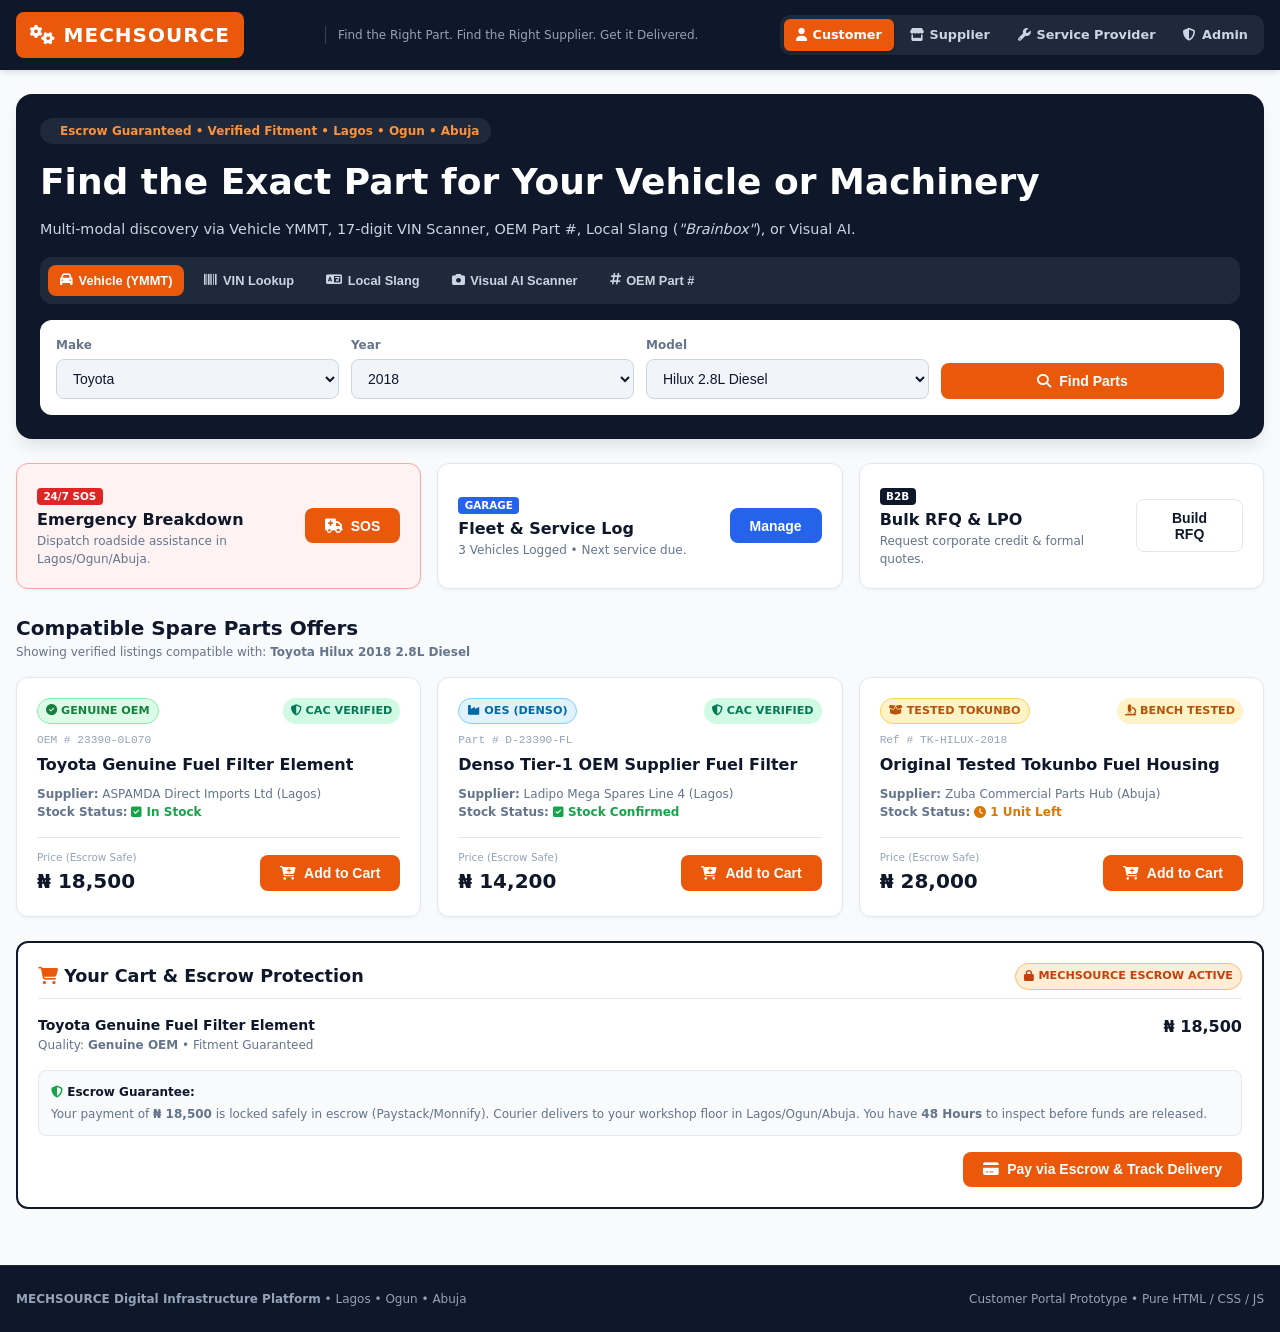
<file: mechsource_prototype_design/index.html>
<!DOCTYPE html>
<html lang="en">
<head>
  <meta charset="UTF-8">
  <meta name="viewport" content="width=device-width, initial-scale=1.0">
  <title>MECHSOURCE — Customer Portal Prototype</title>
  <link rel="stylesheet" href="css/styles.css">
  <link rel="stylesheet" href="https://cdnjs.cloudflare.com/ajax/libs/font-awesome/6.4.0/css/all.min.css">
</head>
<body>

  <!-- HEADER & PORTAL SWITCHER -->
  <header class="site-header">
    <div class="header-container">
      <a href="index.html" class="brand-logo">
        <i class="fa-solid fa-gears"></i> MECHSOURCE
      </a>
      <span class="tagline">Find the Right Part. Find the Right Supplier. Get it Delivered.</span>
      <nav class="portal-nav">
        <a href="index.html" class="portal-link active"><i class="fa-solid fa-user"></i> Customer</a>
        <a href="supplier.html" class="portal-link"><i class="fa-solid fa-store"></i> Supplier</a>
        <a href="service.html" class="portal-link"><i class="fa-solid fa-wrench"></i> Service Provider</a>
        <a href="admin.html" class="portal-link"><i class="fa-solid fa-shield-halved"></i> Admin</a>
      </nav>
    </div>
  </header>

  <!-- MAIN CONTAINER -->
  <main class="main-container">

    <!-- HERO SEARCH CARD -->
    <section class="hero-card">
      <div class="hero-pill"><i class="fa-solid fa-shield-check"></i> Escrow Guaranteed • Verified Fitment • Lagos • Ogun • Abuja</div>
      <h1 class="hero-title">Find the Exact Part for Your Vehicle or Machinery</h1>
      <p style="font-size: 0.9rem; color: #CBD5E1;">
        Multi-modal discovery via Vehicle YMMT, 17-digit VIN Scanner, OEM Part #, Local Slang (<em>"Brainbox"</em>), or Visual AI.
      </p>

      <!-- 5 SEARCH TABS -->
      <div class="search-tab-bar">
        <button onclick="switchSearchTab('ymmt')" id="tab-ymmt" class="search-tab active"><i class="fa-solid fa-car"></i> Vehicle (YMMT)</button>
        <button onclick="switchSearchTab('vin')" id="tab-vin" class="search-tab"><i class="fa-solid fa-barcode"></i> VIN Lookup</button>
        <button onclick="switchSearchTab('slang')" id="tab-slang" class="search-tab"><i class="fa-solid fa-language"></i> Local Slang</button>
        <button onclick="switchSearchTab('ai')" id="tab-ai" class="search-tab"><i class="fa-solid fa-camera"></i> Visual AI Scanner</button>
        <button onclick="switchSearchTab('oem')" id="tab-oem" class="search-tab"><i class="fa-solid fa-hashtag"></i> OEM Part #</button>
      </div>

      <!-- SEARCH PANELS -->
      <div class="search-input-panel">

        <!-- YMMT -->
        <div id="panel-ymmt" class="grid-4">
          <div class="form-group">
            <label class="form-label">Make</label>
            <select class="form-control"><option>Toyota</option><option>Honda</option><option>Mercedes-Benz</option><option>Caterpillar</option></select>
          </div>
          <div class="form-group">
            <label class="form-label">Year</label>
            <select class="form-control"><option>2018</option><option>2015</option><option>2010</option></select>
          </div>
          <div class="form-group">
            <label class="form-label">Model</label>
            <select class="form-control"><option>Hilux 2.8L Diesel</option><option>Corolla 1.8L</option></select>
          </div>
          <div class="form-group" style="justify-content: flex-end;">
            <button onclick="executeSearch('Toyota Hilux 2018 2.8L Diesel Filter')" class="btn btn-accent"><i class="fa-solid fa-magnifying-glass"></i> Find Parts</button>
          </div>
        </div>

        <!-- VIN -->
        <div id="panel-vin" style="display: none;" class="form-group">
          <div style="display: flex; gap: 0.5rem;">
            <input type="text" placeholder="Enter 17-digit Chassis / VIN (e.g. AHTFR22G...)" class="form-control" style="font-family: monospace;">
            <button onclick="executeSearch('VIN: AHTFR22G... - Toyota Hilux 2018')" class="btn btn-blue">Decode VIN</button>
          </div>
        </div>

        <!-- LOCAL SLANG -->
        <div id="panel-slang" style="display: none;" class="form-group">
          <div style="display: flex; gap: 0.5rem;">
            <input id="inp-slang" type="text" value="Toyota Corolla 2010 brainbox" class="form-control">
            <button onclick="executeSlangSearch()" class="btn btn-accent">Search Slang</button>
          </div>
          <div style="font-size: 0.75rem; color: #B45309; background-color: #FEF3C7; padding: 0.5rem; border-radius: 6px; margin-top: 0.5rem;">
            <i class="fa-solid fa-language"></i> <strong>Local Slang Detector Active:</strong> <em>"Brainbox"</em> mapped to <strong>Engine Control Module (ECU)</strong>.
          </div>
        </div>

        <!-- VISUAL AI -->
        <div id="panel-ai" style="display: none;" class="form-group">
          <div style="border: 2 border-dashed #D8B4FE; background: #F3E8FF; padding: 1.5rem; text-align: center; border-radius: 8px;">
            <p style="font-size: 0.85rem; color: #6B21A8; font-weight: 700; margin-bottom: 0.5rem;">Upload or snap a photo of the unknown part</p>
            <button onclick="simulateAIScan()" class="btn btn-primary"><i class="fa-solid fa-wand-magic-sparkles"></i> Simulate AI Analysis</button>
          </div>
          <div id="ai-result-box" style="display: none; background: #F1F5F9; padding: 0.75rem; border-radius: 8px; margin-top: 0.5rem; justify-content: space-between; align-items: center;">
            <div>
              <strong style="font-size: 0.85rem;">Fuel Filter Assembly</strong>
              <div style="font-size: 0.75rem; color: #6B21A8; font-weight: 700;"><i class="fa-solid fa-microchip"></i> AI Match Confidence: 92%</div>
            </div>
            <button onclick="executeSearch('Fuel Filter Assembly')" class="btn btn-accent">View Offers</button>
          </div>
        </div>

        <!-- OEM -->
        <div id="panel-oem" style="display: none;" class="form-group">
          <div style="display: flex; gap: 0.5rem;">
            <input type="text" placeholder="Enter OEM Part # (e.g. 23390-0L070)" class="form-control" style="font-family: monospace;">
            <button onclick="executeSearch('OEM: 23390-0L070')" class="btn btn-primary">Lookup OEM</button>
          </div>
        </div>

      </div>
    </section>

    <!-- QUICK ACTIONS -->
    <section class="grid-3">
      <div class="quick-card sos">
        <div>
          <span style="font-size: 0.65rem; background: #DC2626; color: white; padding: 0.15rem 0.4rem; border-radius: 4px; font-weight: 800;">24/7 SOS</span>
          <h3 style="font-size: 1rem; font-weight: 800;">Emergency Breakdown</h3>
          <p style="font-size: 0.75rem; color: #64748B;">Dispatch roadside assistance in Lagos/Ogun/Abuja.</p>
        </div>
        <button onclick="triggerSOS()" class="btn btn-accent"><i class="fa-solid fa-truck-medical"></i> SOS</button>
      </div>

      <div class="quick-card">
        <div>
          <span style="font-size: 0.65rem; background: #2563EB; color: white; padding: 0.15rem 0.4rem; border-radius: 4px; font-weight: 800;">GARAGE</span>
          <h3 style="font-size: 1rem; font-weight: 800;">Fleet & Service Log</h3>
          <p style="font-size: 0.75rem; color: #64748B;">3 Vehicles Logged • Next service due.</p>
        </div>
        <button onclick="triggerFleetModal()" class="btn btn-blue">Manage</button>
      </div>

      <div class="quick-card">
        <div>
          <span style="font-size: 0.65rem; background: #0F172A; color: white; padding: 0.15rem 0.4rem; border-radius: 4px; font-weight: 800;">B2B</span>
          <h3 style="font-size: 1rem; font-weight: 800;">Bulk RFQ & LPO</h3>
          <p style="font-size: 0.75rem; color: #64748B;">Request corporate credit & formal quotes.</p>
        </div>
        <button onclick="triggerRFQModal()" class="btn btn-outline">Build RFQ</button>
      </div>
    </section>

    <!-- PRODUCT MARKETPLACE RESULTS -->
    <section id="results-section" style="display: flex; flex-direction: column; gap: 1rem;">
      <div>
        <h2 id="results-title" style="font-size: 1.25rem; font-weight: 800;">Compatible Spare Parts Offers</h2>
        <p style="font-size: 0.75rem; color: var(--color-text-muted);">Showing verified listings compatible with: <strong id="vehicle-tag">Toyota Hilux 2018 2.8L Diesel</strong></p>
      </div>

      <div class="grid-3">

        <!-- CARD 1: GENUINE OEM -->
        <div class="product-card">
          <div>
            <div style="display: flex; justify-content: space-between; margin-bottom: 0.5rem;">
              <span class="badge badge-oem"><i class="fa-solid fa-circle-check"></i> Genuine OEM</span>
              <span class="badge" style="background: #D1FAE5; color: #047857;"><i class="fa-solid fa-shield-halved"></i> CAC Verified</span>
            </div>
            <div style="font-family: monospace; font-size: 0.7rem; color: #94A3B8;">OEM # 23390-0L070</div>
            <h3 style="font-size: 1rem; font-weight: 800; margin-top: 0.25rem;">Toyota Genuine Fuel Filter Element</h3>
            <div style="font-size: 0.75rem; color: var(--color-text-muted); margin-top: 0.5rem;">
              <div><strong>Supplier:</strong> ASPAMDA Direct Imports Ltd (Lagos)</div>
              <div><strong>Stock Status:</strong> <span style="color: #16A34A; font-weight: 700;"><i class="fa-solid fa-square-check"></i> In Stock</span></div>
            </div>
          </div>
          <div style="border-top: 1px solid var(--color-border); padding-top: 0.75rem; display: flex; justify-content: space-between; align-items: center;">
            <div>
              <div style="font-size: 0.65rem; color: #94A3B8;">Price (Escrow Safe)</div>
              <div class="price-tag">₦ 18,500</div>
            </div>
            <button onclick="addToCart('Toyota Genuine Fuel Filter Element', 18500, 'Genuine OEM')" class="btn btn-accent"><i class="fa-solid fa-cart-plus"></i> Add to Cart</button>
          </div>
        </div>

        <!-- CARD 2: OES (DENSO) -->
        <div class="product-card">
          <div>
            <div style="display: flex; justify-content: space-between; margin-bottom: 0.5rem;">
              <span class="badge badge-oes"><i class="fa-solid fa-industry"></i> OES (Denso)</span>
              <span class="badge" style="background: #D1FAE5; color: #047857;"><i class="fa-solid fa-shield-halved"></i> CAC Verified</span>
            </div>
            <div style="font-family: monospace; font-size: 0.7rem; color: #94A3B8;">Part # D-23390-FL</div>
            <h3 style="font-size: 1rem; font-weight: 800; margin-top: 0.25rem;">Denso Tier-1 OEM Supplier Fuel Filter</h3>
            <div style="font-size: 0.75rem; color: var(--color-text-muted); margin-top: 0.5rem;">
              <div><strong>Supplier:</strong> Ladipo Mega Spares Line 4 (Lagos)</div>
              <div><strong>Stock Status:</strong> <span style="color: #16A34A; font-weight: 700;"><i class="fa-solid fa-square-check"></i> Stock Confirmed</span></div>
            </div>
          </div>
          <div style="border-top: 1px solid var(--color-border); padding-top: 0.75rem; display: flex; justify-content: space-between; align-items: center;">
            <div>
              <div style="font-size: 0.65rem; color: #94A3B8;">Price (Escrow Safe)</div>
              <div class="price-tag">₦ 14,200</div>
            </div>
            <button onclick="addToCart('Denso OEM Supplier Fuel Filter', 14200, 'OES')" class="btn btn-accent"><i class="fa-solid fa-cart-plus"></i> Add to Cart</button>
          </div>
        </div>

        <!-- CARD 3: TESTED TOKUNBO -->
        <div class="product-card">
          <div>
            <div style="display: flex; justify-content: space-between; margin-bottom: 0.5rem;">
              <span class="badge badge-tokunbo"><i class="fa-solid fa-box-open"></i> Tested Tokunbo</span>
              <span class="badge" style="background: #FEF3C7; color: #B45309;"><i class="fa-solid fa-microscope"></i> Bench Tested</span>
            </div>
            <div style="font-family: monospace; font-size: 0.7rem; color: #94A3B8;">Ref # TK-HILUX-2018</div>
            <h3 style="font-size: 1rem; font-weight: 800; margin-top: 0.25rem;">Original Tested Tokunbo Fuel Housing</h3>
            <div style="font-size: 0.75rem; color: var(--color-text-muted); margin-top: 0.5rem;">
              <div><strong>Supplier:</strong> Zuba Commercial Parts Hub (Abuja)</div>
              <div><strong>Stock Status:</strong> <span style="color: #D97706; font-weight: 700;"><i class="fa-solid fa-clock"></i> 1 Unit Left</span></div>
            </div>
          </div>
          <div style="border-top: 1px solid var(--color-border); padding-top: 0.75rem; display: flex; justify-content: space-between; align-items: center;">
            <div>
              <div style="font-size: 0.65rem; color: #94A3B8;">Price (Escrow Safe)</div>
              <div class="price-tag">₦ 28,000</div>
            </div>
            <button onclick="addToCart('Tested Tokunbo Fuel Housing', 28000, 'Tokunbo')" class="btn btn-accent"><i class="fa-solid fa-cart-plus"></i> Add to Cart</button>
          </div>
        </div>

      </div>
    </section>

    <!-- SHOPPING CART & ESCROW PANEL -->
    <section id="cart-drawer" style="background: white; border: 2px solid var(--color-primary); border-radius: 12px; padding: 1.25rem; display: flex; flex-direction: column; gap: 1rem;">
      <div style="display: flex; justify-content: space-between; align-items: center; border-bottom: 1px solid var(--color-border); padding-bottom: 0.5rem;">
        <h3 style="font-size: 1.1rem; font-weight: 800;"><i class="fa-solid fa-cart-shopping" style="color: var(--color-accent);"></i> Your Cart & Escrow Protection</h3>
        <span class="badge badge-escrow"><i class="fa-solid fa-lock"></i> MECHSOURCE Escrow Active</span>
      </div>

      <div style="display: flex; justify-content: space-between; font-size: 0.875rem;">
        <div>
          <strong id="cart-item-name">Toyota Genuine Fuel Filter Element</strong>
          <div style="font-size: 0.75rem; color: var(--color-text-muted);">Quality: <span id="cart-item-tier" style="font-weight: 700;">Genuine OEM</span> • Fitment Guaranteed</div>
        </div>
        <div style="font-weight: 800; font-size: 1rem;" id="cart-item-price">₦ 18,500</div>
      </div>

      <div style="background: #F8FAFC; border: 1px solid #E2E8F0; padding: 0.75rem; border-radius: 8px; font-size: 0.75rem; color: var(--color-text-muted);">
        <strong style="color: var(--color-primary); display: block; margin-bottom: 0.25rem;"><i class="fa-solid fa-shield-halved" style="color: #16A34A;"></i> Escrow Guarantee:</strong>
        Your payment of <strong id="cart-total-price">₦ 18,500</strong> is locked safely in escrow (Paystack/Monnify). Courier delivers to your workshop floor in Lagos/Ogun/Abuja. You have <strong>48 Hours</strong> to inspect before funds are released.
      </div>

      <div style="display: flex; justify-content: flex-end;">
        <button onclick="triggerCheckout()" class="btn btn-accent"><i class="fa-solid fa-credit-card"></i> Pay via Escrow & Track Delivery</button>
      </div>
    </section>

  </main>

  <!-- FOOTER -->
  <footer class="site-footer">
    <div class="footer-container">
      <div><strong>MECHSOURCE Digital Infrastructure Platform</strong> • Lagos • Ogun • Abuja</div>
      <div>Customer Portal Prototype • Pure HTML / CSS / JS</div>
    </div>
  </footer>

  <script src="js/app.js"></script>
</body>
</html>
</file>
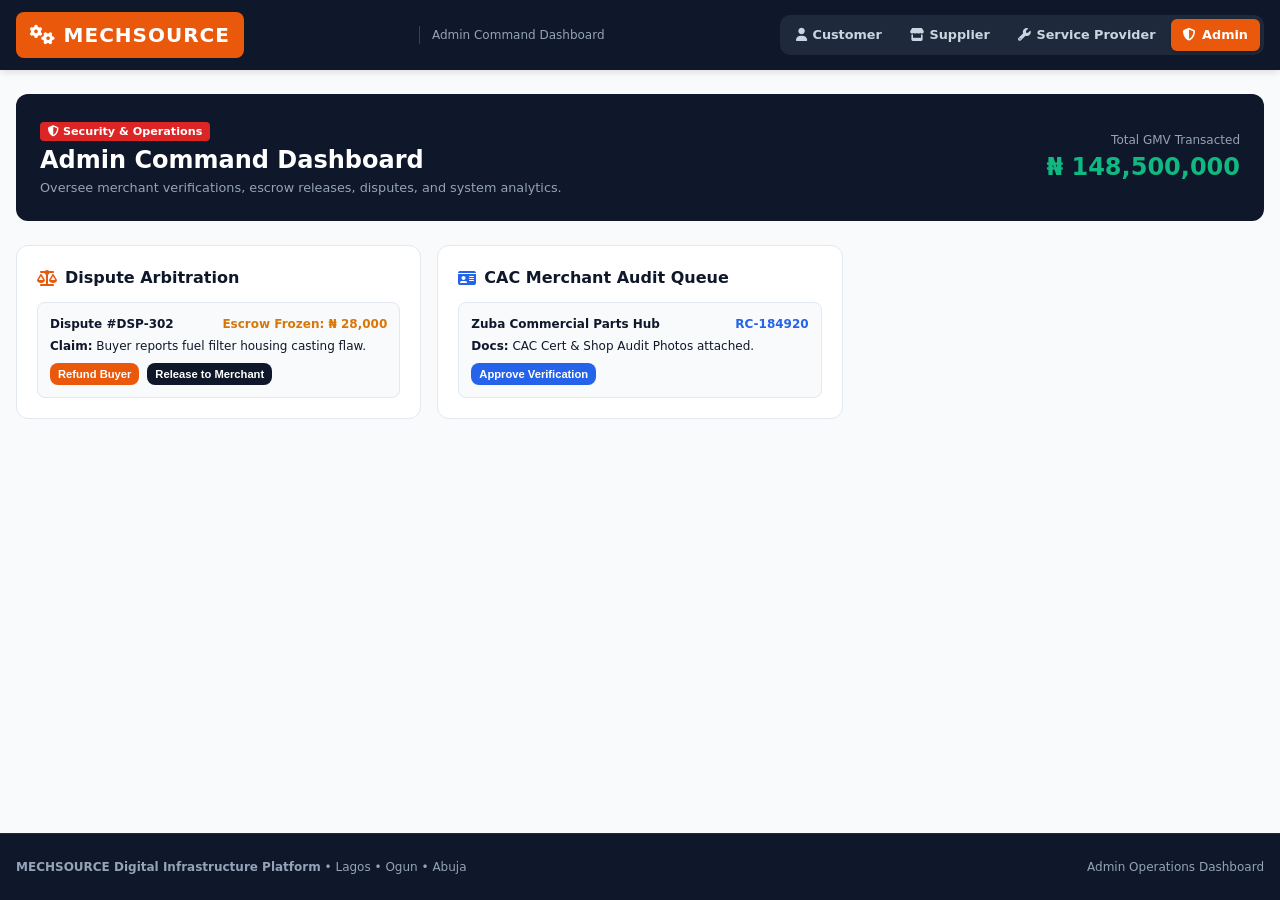
<file: mechsource_prototype_design/admin.html>
<!DOCTYPE html>
<html lang="en">
<head>
  <meta charset="UTF-8">
  <meta name="viewport" content="width=device-width, initial-scale=1.0">
  <title>MECHSOURCE — Admin Console Prototype</title>
  <link rel="stylesheet" href="css/styles.css">
  <link rel="stylesheet" href="https://cdnjs.cloudflare.com/ajax/libs/font-awesome/6.4.0/css/all.min.css">
</head>
<body>

  <!-- HEADER -->
  <header class="site-header">
    <div class="header-container">
      <a href="index.html" class="brand-logo"><i class="fa-solid fa-gears"></i> MECHSOURCE</a>
      <span class="tagline">Admin Command Dashboard</span>
      <nav class="portal-nav">
        <a href="index.html" class="portal-link"><i class="fa-solid fa-user"></i> Customer</a>
        <a href="supplier.html" class="portal-link"><i class="fa-solid fa-store"></i> Supplier</a>
        <a href="service.html" class="portal-link"><i class="fa-solid fa-wrench"></i> Service Provider</a>
        <a href="admin.html" class="portal-link active"><i class="fa-solid fa-shield-halved"></i> Admin</a>
      </nav>
    </div>
  </header>

  <main class="main-container">

    <div style="background: var(--color-primary); color: white; border-radius: 12px; padding: 1.5rem; display: flex; justify-content: space-between; align-items: center;">
      <div>
        <span style="background: #DC2626; color: white; font-size: 0.7rem; padding: 0.2rem 0.5rem; border-radius: 4px; font-weight: 800; margin-bottom: 0.5rem; inline-block;"><i class="fa-solid fa-shield-halved"></i> Security & Operations</span>
        <h1 style="font-size: 1.5rem; font-weight: 900;">Admin Command Dashboard</h1>
        <p style="font-size: 0.8rem; color: #94A3B8;">Oversee merchant verifications, escrow releases, disputes, and system analytics.</p>
      </div>
      <div style="text-align: right;">
        <div style="font-size: 0.75rem; color: #94A3B8;">Total GMV Transacted</div>
        <div style="font-size: 1.5rem; font-weight: 900; color: #10B981;">₦ 148,500,000</div>
      </div>
    </div>

    <!-- ADMIN AUDIT QUEUES -->
    <div class="grid-3">

      <!-- DISPUTES -->
      <div style="background: white; border: 1px solid var(--color-border); border-radius: 12px; padding: 1.25rem; display: flex; flex-direction: column; gap: 0.75rem;">
        <h3 style="font-size: 1rem; font-weight: 800; display: flex; align-items: center; gap: 0.5rem;"><i class="fa-solid fa-scale-balanced" style="color: var(--color-accent);"></i> Dispute Arbitration</h3>
        <div style="background: #F8FAFC; border: 1px solid #E2E8F0; padding: 0.75rem; border-radius: 8px; font-size: 0.75rem;">
          <div style="display: flex; justify-content: space-between; font-weight: 800;">
            <span>Dispute #DSP-302</span>
            <span style="color: #D97706;">Escrow Frozen: ₦ 28,000</span>
          </div>
          <p style="margin-top: 0.25rem;"><strong>Claim:</strong> Buyer reports fuel filter housing casting flaw.</p>
          <div style="display: flex; gap: 0.5rem; margin-top: 0.5rem;">
            <button onclick="approveRefund()" class="btn btn-accent" style="font-size: 0.7rem; padding: 0.3rem 0.5rem;">Refund Buyer</button>
            <button onclick="alert('Released to Merchant')" class="btn btn-primary" style="font-size: 0.7rem; padding: 0.3rem 0.5rem;">Release to Merchant</button>
          </div>
        </div>
      </div>

      <!-- CAC VERIFICATION -->
      <div style="background: white; border: 1px solid var(--color-border); border-radius: 12px; padding: 1.25rem; display: flex; flex-direction: column; gap: 0.75rem;">
        <h3 style="font-size: 1rem; font-weight: 800; display: flex; align-items: center; gap: 0.5rem;"><i class="fa-solid fa-id-card" style="color: var(--color-blue);"></i> CAC Merchant Audit Queue</h3>
        <div style="background: #F8FAFC; border: 1px solid #E2E8F0; padding: 0.75rem; border-radius: 8px; font-size: 0.75rem;">
          <div style="display: flex; justify-content: space-between; font-weight: 800;">
            <span>Zuba Commercial Parts Hub</span>
            <span style="color: #2563EB;">RC-184920</span>
          </div>
          <p style="margin-top: 0.25rem;"><strong>Docs:</strong> CAC Cert & Shop Audit Photos attached.</p>
          <div style="margin-top: 0.5rem;">
            <button onclick="approveMerchant()" class="btn btn-blue" style="font-size: 0.7rem; padding: 0.3rem 0.5rem;">Approve Verification</button>
          </div>
        </div>
      </div>

    </div>

  </main>

  <footer class="site-footer">
    <div class="footer-container">
      <div><strong>MECHSOURCE Digital Infrastructure Platform</strong> • Lagos • Ogun • Abuja</div>
      <div>Admin Operations Dashboard</div>
    </div>
  </footer>

  <script src="js/app.js"></script>
</body>
</html>
</file>
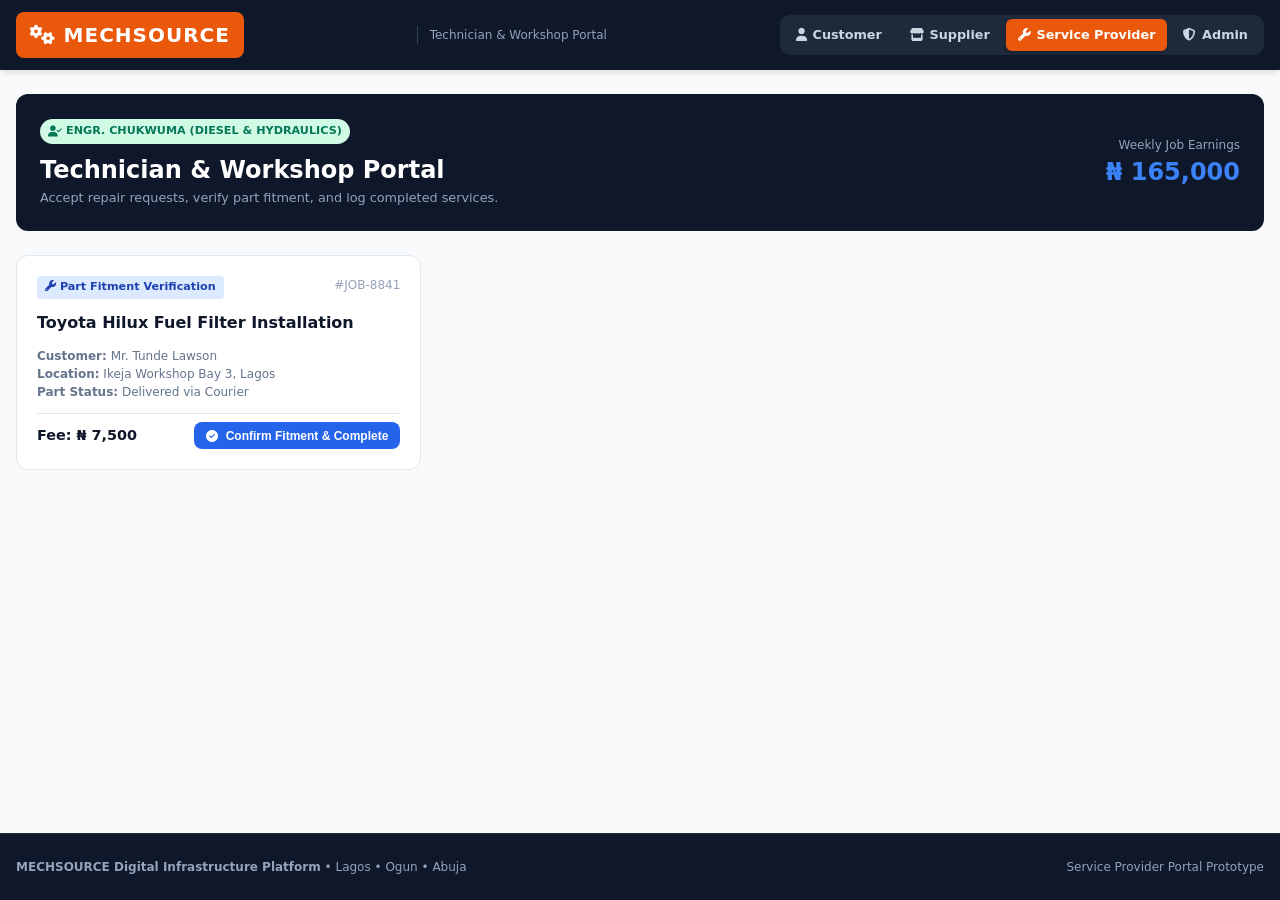
<file: mechsource_prototype_design/service.html>
<!DOCTYPE html>
<html lang="en">
<head>
  <meta charset="UTF-8">
  <meta name="viewport" content="width=device-width, initial-scale=1.0">
  <title>MECHSOURCE — Service Provider Prototype</title>
  <link rel="stylesheet" href="css/styles.css">
  <link rel="stylesheet" href="https://cdnjs.cloudflare.com/ajax/libs/font-awesome/6.4.0/css/all.min.css">
</head>
<body>

  <!-- HEADER -->
  <header class="site-header">
    <div class="header-container">
      <a href="index.html" class="brand-logo"><i class="fa-solid fa-gears"></i> MECHSOURCE</a>
      <span class="tagline">Technician & Workshop Portal</span>
      <nav class="portal-nav">
        <a href="index.html" class="portal-link"><i class="fa-solid fa-user"></i> Customer</a>
        <a href="supplier.html" class="portal-link"><i class="fa-solid fa-store"></i> Supplier</a>
        <a href="service.html" class="portal-link active"><i class="fa-solid fa-wrench"></i> Service Provider</a>
        <a href="admin.html" class="portal-link"><i class="fa-solid fa-shield-halved"></i> Admin</a>
      </nav>
    </div>
  </header>

  <main class="main-container">

    <div style="background: var(--color-primary); color: white; border-radius: 12px; padding: 1.5rem; display: flex; justify-content: space-between; align-items: center;">
      <div>
        <span class="badge" style="background: #D1FAE5; color: #047857; margin-bottom: 0.5rem;"><i class="fa-solid fa-user-check"></i> Engr. Chukwuma (Diesel & Hydraulics)</span>
        <h1 style="font-size: 1.5rem; font-weight: 900;">Technician & Workshop Portal</h1>
        <p style="font-size: 0.8rem; color: #94A3B8;">Accept repair requests, verify part fitment, and log completed services.</p>
      </div>
      <div style="text-align: right;">
        <div style="font-size: 0.75rem; color: #94A3B8;">Weekly Job Earnings</div>
        <div style="font-size: 1.5rem; font-weight: 900; color: #3B82F6;">₦ 165,000</div>
      </div>
    </div>

    <!-- JOB CARDS -->
    <div class="grid-3">
      <div style="background: white; border: 1px solid var(--color-border); border-radius: 12px; padding: 1.25rem; display: flex; flex-direction: column; gap: 0.75rem;">
        <div style="display: flex; justify-content: space-between;">
          <span style="font-size: 0.7rem; background: #DBEAFE; color: #1E40AF; padding: 0.2rem 0.5rem; border-radius: 4px; font-weight: 800;"><i class="fa-solid fa-wrench"></i> Part Fitment Verification</span>
          <span style="font-size: 0.75rem; color: #94A3B8;">#JOB-8841</span>
        </div>
        <h3 style="font-size: 1rem; font-weight: 800;">Toyota Hilux Fuel Filter Installation</h3>
        <div style="font-size: 0.75rem; color: var(--color-text-muted);">
          <div><strong>Customer:</strong> Mr. Tunde Lawson</div>
          <div><strong>Location:</strong> Ikeja Workshop Bay 3, Lagos</div>
          <div><strong>Part Status:</strong> Delivered via Courier</div>
        </div>
        <div style="border-top: 1px solid var(--color-border); padding-top: 0.5rem; display: flex; justify-content: space-between; align-items: center;">
          <span style="font-weight: 800; font-size: 0.9rem;">Fee: ₦ 7,500</span>
          <button onclick="confirmFitment()" class="btn btn-blue" style="font-size: 0.75rem; padding: 0.4rem 0.75rem;"><i class="fa-solid fa-circle-check"></i> Confirm Fitment & Complete</button>
        </div>
      </div>
    </div>

  </main>

  <footer class="site-footer">
    <div class="footer-container">
      <div><strong>MECHSOURCE Digital Infrastructure Platform</strong> • Lagos • Ogun • Abuja</div>
      <div>Service Provider Portal Prototype</div>
    </div>
  </footer>

  <script src="js/app.js"></script>
</body>
</html>
</file>
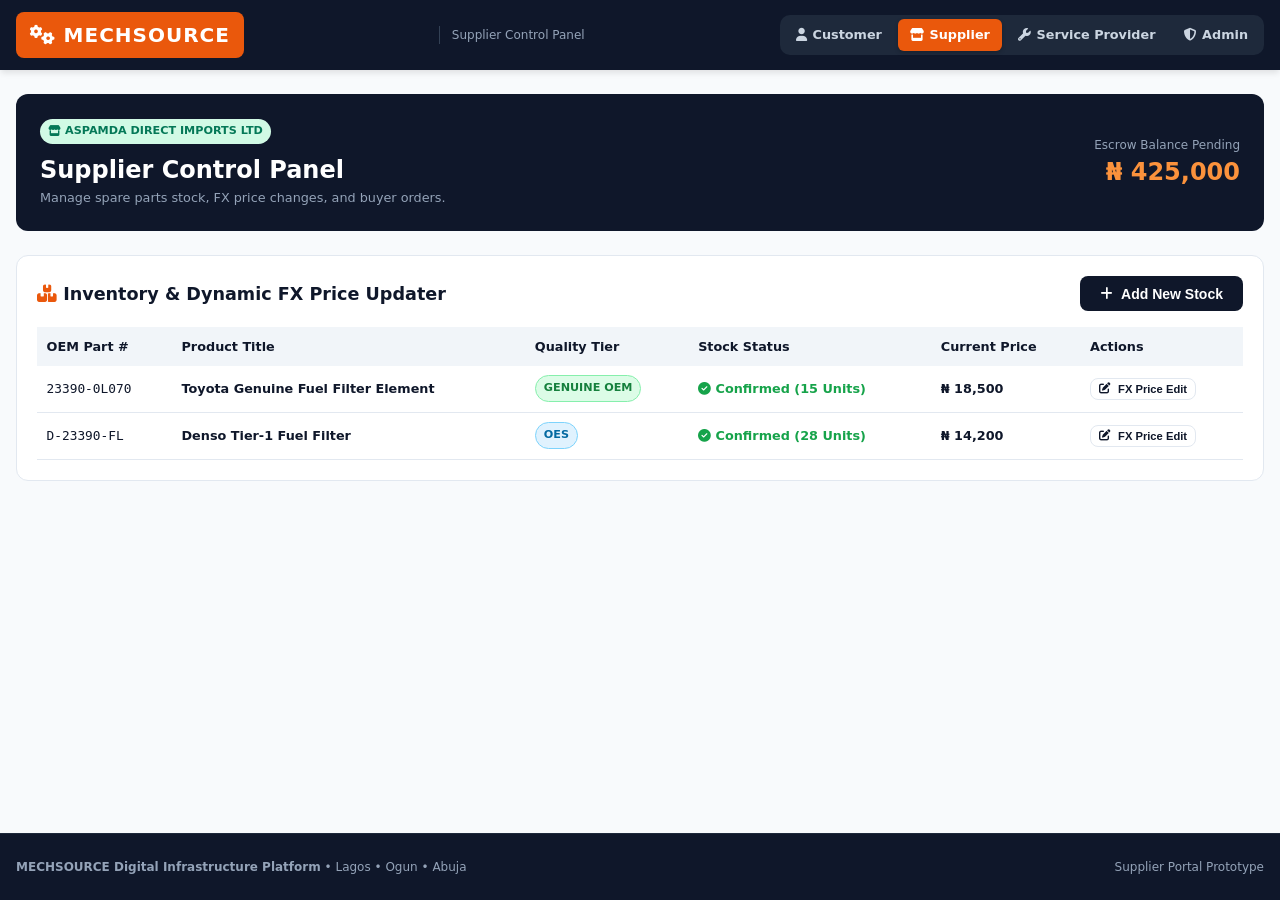
<file: mechsource_prototype_design/supplier.html>
<!DOCTYPE html>
<html lang="en">
<head>
  <meta charset="UTF-8">
  <meta name="viewport" content="width=device-width, initial-scale=1.0">
  <title>MECHSOURCE — Supplier Portal Prototype</title>
  <link rel="stylesheet" href="css/styles.css">
  <link rel="stylesheet" href="https://cdnjs.cloudflare.com/ajax/libs/font-awesome/6.4.0/css/all.min.css">
</head>
<body>

  <!-- HEADER -->
  <header class="site-header">
    <div class="header-container">
      <a href="index.html" class="brand-logo"><i class="fa-solid fa-gears"></i> MECHSOURCE</a>
      <span class="tagline">Supplier Control Panel</span>
      <nav class="portal-nav">
        <a href="index.html" class="portal-link"><i class="fa-solid fa-user"></i> Customer</a>
        <a href="supplier.html" class="portal-link active"><i class="fa-solid fa-store"></i> Supplier</a>
        <a href="service.html" class="portal-link"><i class="fa-solid fa-wrench"></i> Service Provider</a>
        <a href="admin.html" class="portal-link"><i class="fa-solid fa-shield-halved"></i> Admin</a>
      </nav>
    </div>
  </header>

  <main class="main-container">

    <div style="background: var(--color-primary); color: white; border-radius: 12px; padding: 1.5rem; display: flex; justify-content: space-between; align-items: center;">
      <div>
        <span class="badge" style="background: #D1FAE5; color: #047857; margin-bottom: 0.5rem;"><i class="fa-solid fa-store"></i> ASPAMDA Direct Imports Ltd</span>
        <h1 style="font-size: 1.5rem; font-weight: 900;">Supplier Control Panel</h1>
        <p style="font-size: 0.8rem; color: #94A3B8;">Manage spare parts stock, FX price changes, and buyer orders.</p>
      </div>
      <div style="text-align: right;">
        <div style="font-size: 0.75rem; color: #94A3B8;">Escrow Balance Pending</div>
        <div style="font-size: 1.5rem; font-weight: 900; color: #FB923C;">₦ 425,000</div>
      </div>
    </div>

    <!-- INVENTORY TABLE -->
    <div style="background: white; border: 1px solid var(--color-border); border-radius: 12px; padding: 1.25rem; display: flex; flex-direction: column; gap: 1rem;">
      <div style="display: flex; justify-content: space-between; align-items: center;">
        <h2 style="font-size: 1.1rem; font-weight: 800;"><i class="fa-solid fa-boxes-stacked" style="color: var(--color-accent);"></i> Inventory & Dynamic FX Price Updater</h2>
        <button onclick="alert('Fast Add Product Form Opened')" class="btn btn-primary"><i class="fa-solid fa-plus"></i> Add New Stock</button>
      </div>

      <div style="overflow-x: auto;">
        <table style="width: 100%; border-collapse: collapse; font-size: 0.8rem;">
          <thead>
            <tr style="background: #F1F5F9; text-align: left; font-weight: 800;">
              <th style="padding: 0.6rem;">OEM Part #</th>
              <th style="padding: 0.6rem;">Product Title</th>
              <th style="padding: 0.6rem;">Quality Tier</th>
              <th style="padding: 0.6rem;">Stock Status</th>
              <th style="padding: 0.6rem;">Current Price</th>
              <th style="padding: 0.6rem;">Actions</th>
            </tr>
          </thead>
          <tbody>
            <tr style="border-bottom: 1px solid var(--color-border);">
              <td style="padding: 0.6rem; font-family: monospace;">23390-0L070</td>
              <td style="padding: 0.6rem; font-weight: 700;">Toyota Genuine Fuel Filter Element</td>
              <td style="padding: 0.6rem;"><span class="badge badge-oem">Genuine OEM</span></td>
              <td style="padding: 0.6rem; color: #16A34A; font-weight: 700;"><i class="fa-solid fa-circle-check"></i> Confirmed (15 Units)</td>
              <td style="padding: 0.6rem; font-weight: 800;">₦ 18,500</td>
              <td style="padding: 0.6rem;">
                <button onclick="updateFXPrice('23390-0L070')" class="btn btn-outline" style="padding: 0.25rem 0.5rem; font-size: 0.7rem;"><i class="fa-solid fa-pen-to-square"></i> FX Price Edit</button>
              </td>
            </tr>
            <tr style="border-bottom: 1px solid var(--color-border);">
              <td style="padding: 0.6rem; font-family: monospace;">D-23390-FL</td>
              <td style="padding: 0.6rem; font-weight: 700;">Denso Tier-1 Fuel Filter</td>
              <td style="padding: 0.6rem;"><span class="badge badge-oes">OES</span></td>
              <td style="padding: 0.6rem; color: #16A34A; font-weight: 700;"><i class="fa-solid fa-circle-check"></i> Confirmed (28 Units)</td>
              <td style="padding: 0.6rem; font-weight: 800;">₦ 14,200</td>
              <td style="padding: 0.6rem;">
                <button onclick="updateFXPrice('D-23390-FL')" class="btn btn-outline" style="padding: 0.25rem 0.5rem; font-size: 0.7rem;"><i class="fa-solid fa-pen-to-square"></i> FX Price Edit</button>
              </td>
            </tr>
          </tbody>
        </table>
      </div>
    </div>

  </main>

  <footer class="site-footer">
    <div class="footer-container">
      <div><strong>MECHSOURCE Digital Infrastructure Platform</strong> • Lagos • Ogun • Abuja</div>
      <div>Supplier Portal Prototype</div>
    </div>
  </footer>

  <script src="js/app.js"></script>
</body>
</html>
</file>
<file: mechsource_prototype_design/css/styles.css>
/* MECHSOURCE Industrial Prototype Stylesheet (Pure CSS) */

:root {
  --color-primary: #0F172A; /* Slate 900 */
  --color-accent: #EA580C;  /* Safety Orange 600 */
  --color-accent-hover: #C2410C;
  --color-blue: #2563EB;    /* Trust Blue 600 */
  --color-surface: #F8FAFC; /* Light Surface Gray */
  --color-card-bg: #FFFFFF;
  --color-border: #E2E8F0;
  --color-text-main: #0F172A;
  --color-text-muted: #64748B;

  /* Quality Tier Colors */
  --tier-oem-bg: #DCFCE7;
  --tier-oem-text: #15803D;
  --tier-oem-border: #86EFAC;

  --tier-oes-bg: #E0F2FE;
  --tier-oes-text: #0369A1;
  --tier-oes-border: #7DD3FC;

  --tier-premium-bg: #F3E8FF;
  --tier-premium-text: #6B21A8;
  --tier-premium-border: #D8B4FE;

  --tier-tokunbo-bg: #FEF3C7;
  --tier-tokunbo-text: #B45309;
  --tier-tokunbo-border: #FCD34D;

  --escrow-bg: #FFEDD5;
  --escrow-text: #C2410C;
  --escrow-border: #FDBA74;
}

* {
  box-sizing: border-box;
  margin: 0;
  padding: 0;
}

body {
  font-family: 'Inter', system-ui, -apple-system, BlinkMacSystemFont, "Segoe UI", Roboto, sans-serif;
  background-color: var(--color-surface);
  color: var(--color-text-main);
  line-height: 1.5;
  display: flex;
  flex-direction: column;
  min-height: 100vh;
}

/* Header & Portal Switcher Navigation */
.site-header {
  background-color: var(--color-primary);
  color: #ffffff;
  position: sticky;
  top: 0;
  z-index: 100;
  box-shadow: 0 4px 6px -1px rgba(0, 0, 0, 0.1);
}

.header-container {
  max-width: 1280px;
  margin: 0 auto;
  padding: 0.75rem 1rem;
  display: flex;
  flex-wrap: wrap;
  align-items: center;
  justify-content: space-between;
  gap: 1rem;
}

.brand-logo {
  display: flex;
  align-items: center;
  gap: 0.5rem;
  background-color: var(--color-accent);
  color: #ffffff;
  padding: 0.5rem 0.85rem;
  border-radius: 8px;
  font-weight: 900;
  font-size: 1.25rem;
  letter-spacing: 0.05em;
  text-decoration: none;
}

.tagline {
  font-size: 0.75rem;
  color: #94A3B8;
  display: none;
}

@media (min-width: 768px) {
  .tagline { display: inline-block; border-left: 1px solid #334155; padding-left: 0.75rem; }
}

.portal-nav {
  display: flex;
  background-color: #1E293B;
  padding: 0.25rem;
  border-radius: 10px;
  gap: 0.25rem;
}

.portal-link {
  color: #CBD5E1;
  text-decoration: none;
  font-size: 0.8rem;
  font-weight: 600;
  padding: 0.4rem 0.75rem;
  border-radius: 6px;
  transition: all 0.2s ease;
  display: flex;
  align-items: center;
  gap: 0.35rem;
}

.portal-link:hover {
  color: #ffffff;
  background-color: #334155;
}

.portal-link.active {
  background-color: var(--color-accent);
  color: #ffffff;
  font-weight: 700;
  box-shadow: 0 2px 4px rgba(0,0,0,0.2);
}

/* Main Container */
.main-container {
  max-width: 1280px;
  width: 100%;
  margin: 0 auto;
  padding: 1.5rem 1rem;
  flex: 1;
  display: flex;
  flex-direction: column;
  gap: 1.5rem;
}

/* Hero & Find My Part Search Bar */
.hero-card {
  background-color: var(--color-primary);
  color: #ffffff;
  border-radius: 16px;
  padding: 1.5rem;
  box-shadow: 0 10px 15px -3px rgba(0, 0, 0, 0.1);
  display: flex;
  flex-direction: column;
  gap: 1rem;
  position: relative;
  overflow: hidden;
}

.hero-pill {
  display: inline-flex;
  align-items: center;
  gap: 0.5rem;
  background-color: #1E293B;
  color: #FB923C;
  padding: 0.25rem 0.75rem;
  border-radius: 9999px;
  font-size: 0.75rem;
  font-weight: 600;
  width: fit-content;
}

.hero-title {
  font-size: 1.5rem;
  font-weight: 800;
  line-height: 1.2;
}

@media (min-width: 640px) {
  .hero-title { font-size: 2.25rem; }
}

.search-tab-bar {
  display: flex;
  flex-wrap: wrap;
  gap: 0.5rem;
  background-color: #1E293B;
  padding: 0.5rem;
  border-radius: 12px;
}

.search-tab {
  background: none;
  border: none;
  color: #CBD5E1;
  padding: 0.5rem 0.75rem;
  font-size: 0.8rem;
  font-weight: 600;
  border-radius: 8px;
  cursor: pointer;
  display: flex;
  align-items: center;
  gap: 0.35rem;
  transition: all 0.2s;
}

.search-tab.active {
  background-color: var(--color-accent);
  color: #ffffff;
  font-weight: 700;
}

.search-input-panel {
  background-color: #ffffff;
  color: var(--color-text-main);
  border-radius: 12px;
  padding: 1rem;
}

.grid-4 {
  display: grid;
  grid-template-columns: repeat(1, minmax(0, 1fr));
  gap: 0.75rem;
}

@media (min-width: 640px) {
  .grid-4 { grid-template-columns: repeat(2, minmax(0, 1fr)); }
}

@media (min-width: 1024px) {
  .grid-4 { grid-template-columns: repeat(4, minmax(0, 1fr)); }
}

.form-group {
  display: flex;
  flex-direction: column;
  gap: 0.35rem;
}

.form-label {
  font-size: 0.75rem;
  font-weight: 700;
  color: var(--color-text-muted);
}

.form-control {
  width: 100%;
  background-color: #F1F5F9;
  border: 1px solid #CBD5E1;
  border-radius: 8px;
  padding: 0.6rem 0.75rem;
  font-size: 0.875rem;
  color: var(--color-text-main);
}

.form-control:focus {
  outline: 2px solid var(--color-accent);
  background-color: #ffffff;
}

.btn {
  display: inline-flex;
  align-items: center;
  justify-content: center;
  gap: 0.5rem;
  font-weight: 700;
  font-size: 0.875rem;
  padding: 0.6rem 1.25rem;
  border-radius: 8px;
  border: none;
  cursor: pointer;
  transition: all 0.2s ease;
  text-decoration: none;
}

.btn-accent {
  background-color: var(--color-accent);
  color: #ffffff;
}

.btn-accent:hover {
  background-color: var(--color-accent-hover);
}

.btn-primary {
  background-color: var(--color-primary);
  color: #ffffff;
}

.btn-blue {
  background-color: var(--color-blue);
  color: #ffffff;
}

.btn-outline {
  background-color: transparent;
  border: 1px solid var(--color-border);
  color: var(--color-text-main);
}

/* Quick Feature Cards Grid */
.grid-3 {
  display: grid;
  grid-template-columns: repeat(1, minmax(0, 1fr));
  gap: 1rem;
}

@media (min-width: 768px) {
  .grid-3 { grid-template-columns: repeat(3, minmax(0, 1fr)); }
}

.quick-card {
  background-color: #ffffff;
  border: 1px solid var(--color-border);
  border-radius: 12px;
  padding: 1.25rem;
  display: flex;
  align-items: center;
  justify-content: space-between;
  gap: 1rem;
  box-shadow: 0 1px 3px rgba(0,0,0,0.05);
}

.quick-card.sos {
  background-color: #FEF2F2;
  border-color: #FCA5A5;
}

/* Quality Tier & Trust Badges */
.badge {
  display: inline-flex;
  align-items: center;
  gap: 0.25rem;
  font-size: 0.7rem;
  font-weight: 700;
  padding: 0.25rem 0.5rem;
  border-radius: 9999px;
  text-transform: uppercase;
}

.badge-oem { background-color: var(--tier-oem-bg); color: var(--tier-oem-text); border: 1px solid var(--tier-oem-border); }
.badge-oes { background-color: var(--tier-oes-bg); color: var(--tier-oes-text); border: 1px solid var(--tier-oes-border); }
.badge-premium { background-color: var(--tier-premium-bg); color: var(--tier-premium-text); border: 1px solid var(--tier-premium-border); }
.badge-tokunbo { background-color: var(--tier-tokunbo-bg); color: var(--tier-tokunbo-text); border: 1px solid var(--tier-tokunbo-border); }
.badge-escrow { background-color: var(--escrow-bg); color: var(--escrow-text); border: 1px solid var(--escrow-border); }

/* Product Cards Grid */
.product-card {
  background-color: #ffffff;
  border: 1px solid var(--color-border);
  border-radius: 12px;
  padding: 1.25rem;
  display: flex;
  flex-direction: column;
  justify-content: space-between;
  gap: 1rem;
  box-shadow: 0 1px 3px rgba(0,0,0,0.05);
}

.product-card:hover {
  box-shadow: 0 10px 15px -3px rgba(0,0,0,0.1);
  transform: translateY(-2px);
}

.price-tag {
  font-size: 1.25rem;
  font-weight: 900;
  color: var(--color-primary);
}

/* Footer */
.site-footer {
  background-color: var(--color-primary);
  color: #94A3B8;
  font-size: 0.75rem;
  padding: 1.5rem 1rem;
  border-top: 1px solid #1E293B;
  margin-top: 2rem;
}

.footer-container {
  max-width: 1280px;
  margin: 0 auto;
  display: flex;
  flex-direction: column;
  gap: 0.5rem;
  align-items: center;
  justify-content: space-between;
}

@media (min-width: 640px) {
  .footer-container { flex-direction: row; }
}
</file>
